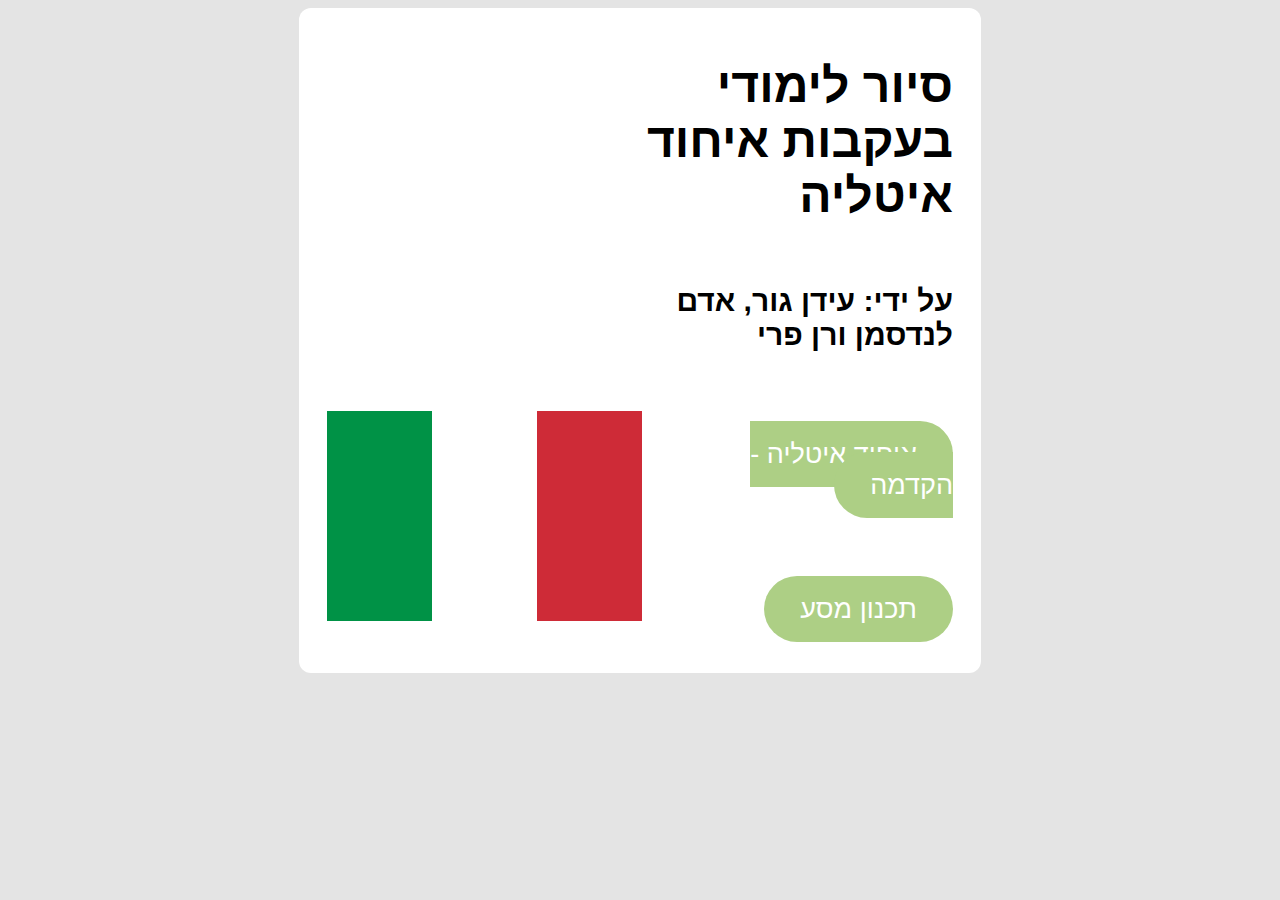
<file: index.html>
<!DOCTYPE html>
<html lang="he">
  <head>
    <meta charset="UTF-8" />
    <meta name="viewport" content="width=device-width, initial-scale=1.0" />
    <title>איחוד איטליה-עבודה מסכמת</title>
    <link rel="stylesheet" href="style.css" />
  </head>
  <body>
    <div class="main">
      <table>
        <tr>
          <td><h1>סיור לימודי בעקבות איחוד איטליה</h1></td>
        </tr>
        <tr>
          <td><h2>על ידי: עידן גור, אדם לנדסמן ורן פרי</h2></td>
        </tr>
        <tr>
          <td><a class="link" href="about.html">איחוד איטליה - הקדמה</a></td>
          <td rowspan="2">
            <img src="images/italy-Flag.svg" class="flag" alt="italy-Flag" />
          </td>
        </tr>
        <tr>
          <td><a class="link" href="plan.html">תכנון מסע</a></td>
        </tr>
      </table>
    </div>
  </body>
</html>
</file>
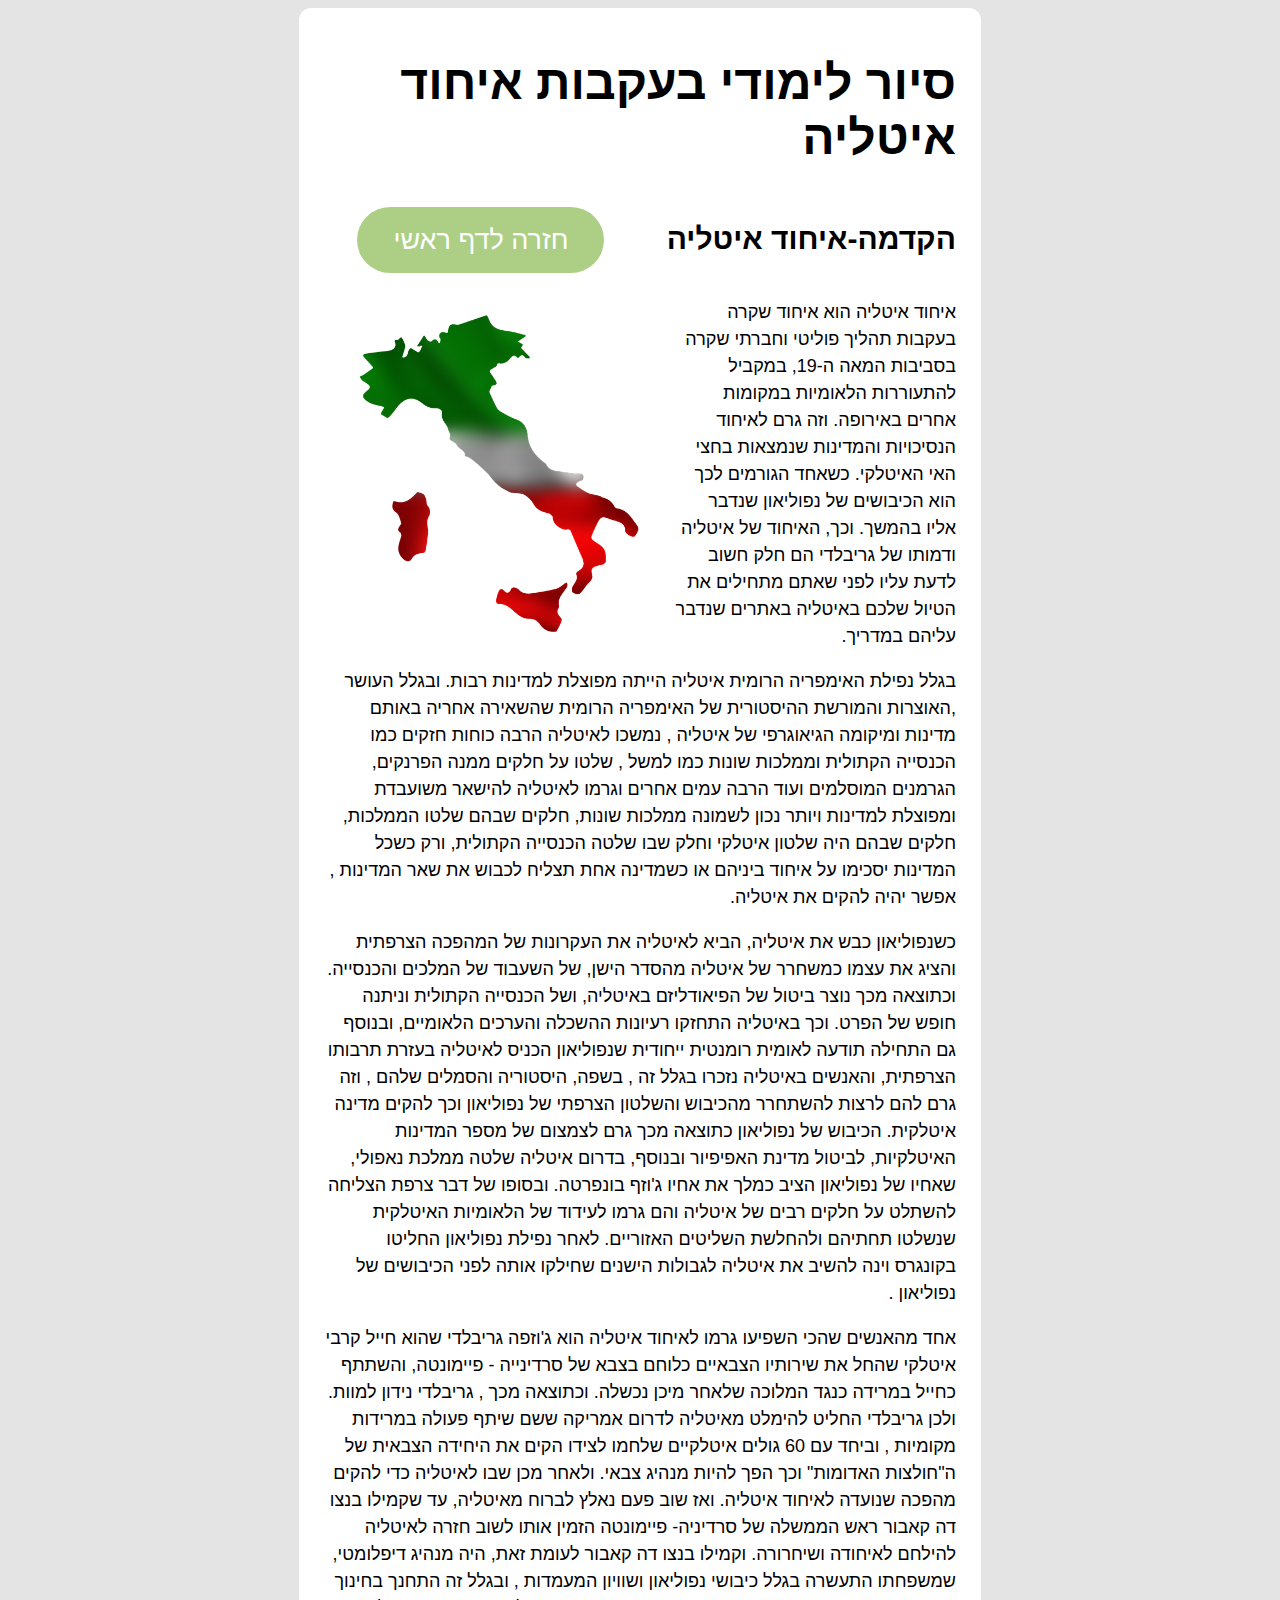
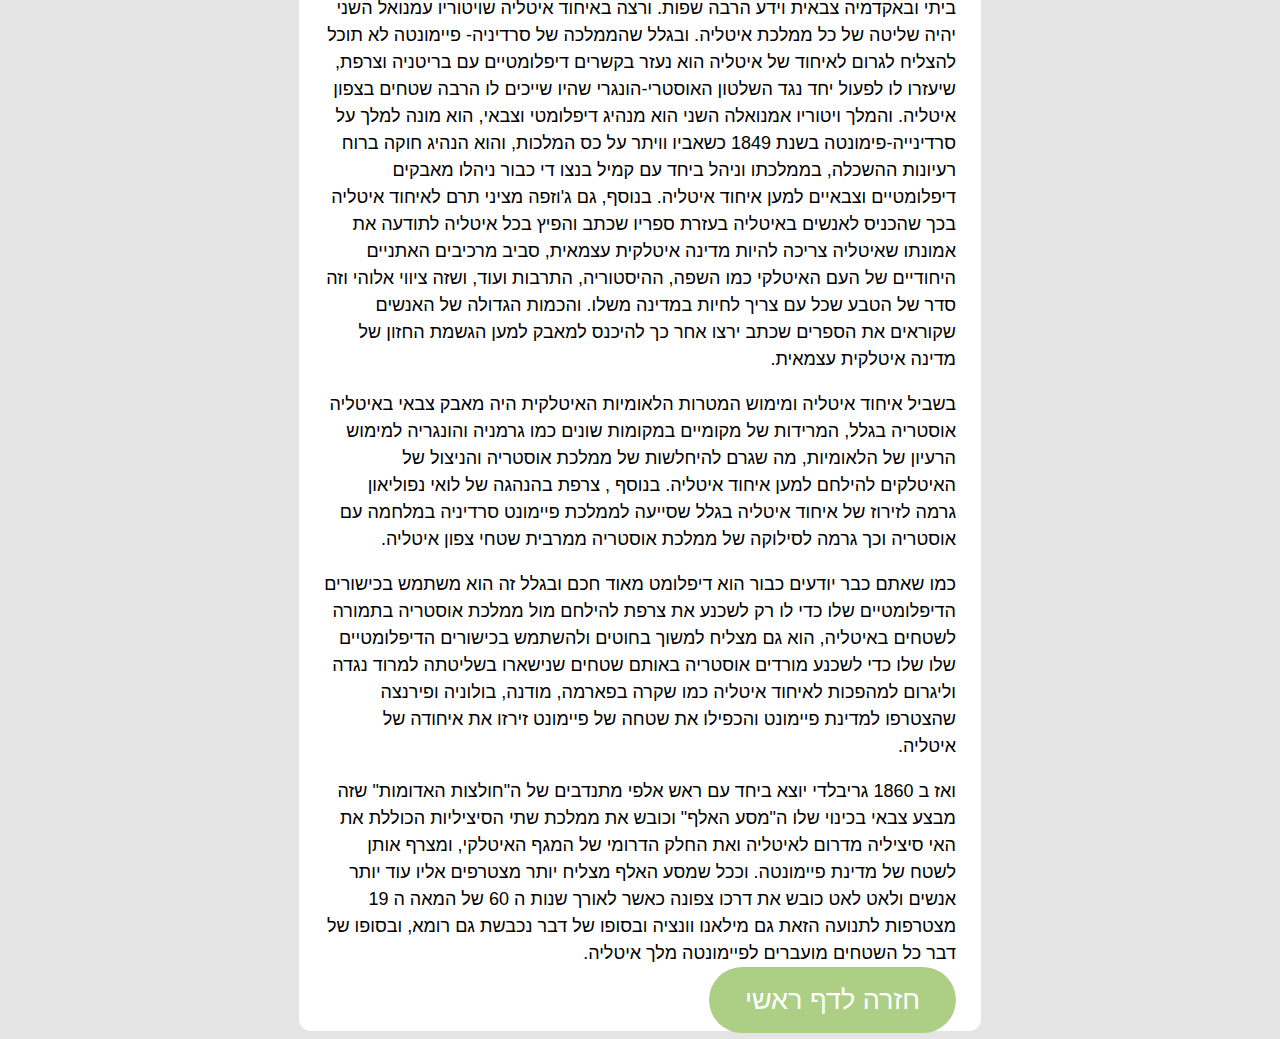
<file: about.html>
<!DOCTYPE html>
<html lang="he">
  <head>
    <meta charset="UTF-8" />
    <meta name="viewport" content="width=device-width, initial-scale=1.0" />
    <title>איחוד איטליה-עבודה מסכמת</title>
    <link rel="stylesheet" href="style.css" />
  </head>
  <body>
    <div class="main">
      <h1>סיור לימודי בעקבות איחוד איטליה</h1>
      <h2>הקדמה-איחוד איטליה</h2>
      &nbsp;&nbsp;&nbsp;&nbsp;&nbsp;&nbsp;&nbsp;&nbsp;&nbsp;&nbsp;&nbsp;&nbsp;
      <a class="link" href="index.html">חזרה לדף ראשי</a>
      <br />
      <p>
        <img
          src="images/itali-map.png"
          width="350px"
          height="350px"
          style="float: left"
          alt=""
        />איחוד איטליה הוא איחוד שקרה בעקבות תהליך פוליטי וחברתי שקרה בסביבות
        המאה ה-19, במקביל להתעוררות הלאומיות במקומות אחרים באירופה. וזה גרם
        לאיחוד הנסיכויות והמדינות שנמצאות בחצי האי האיטלקי. כשאחד הגורמים לכך
        הוא הכיבושים של נפוליאון שנדבר אליו בהמשך. וכך, האיחוד של איטליה ודמותו
        של גריבלדי הם חלק חשוב לדעת עליו לפני שאתם מתחילים את הטיול שלכם באיטליה
        באתרים שנדבר עליהם במדריך.
      </p>
      <p>
        בגלל נפילת האימפריה הרומית איטליה הייתה מפוצלת למדינות רבות. ובגלל העושר
        ,האוצרות והמורשת ההיסטורית של האימפריה הרומית שהשאירה אחריה באותם מדינות
        ומיקומה הגיאוגרפי של איטליה , נמשכו לאיטליה הרבה כוחות חזקים כמו הכנסייה
        הקתולית וממלכות שונות כמו למשל , שלטו על חלקים ממנה הפרנקים, הגרמנים
        המוסלמים ועוד הרבה עמים אחרים וגרמו לאיטליה להישאר משועבדת ומפוצלת
        למדינות ויותר נכון לשמונה ממלכות שונות, חלקים שבהם שלטו הממלכות, חלקים
        שבהם היה שלטון איטלקי וחלק שבו שלטה הכנסייה הקתולית, ורק כשכל המדינות
        יסכימו על איחוד ביניהם או כשמדינה אחת תצליח לכבוש את שאר המדינות , אפשר
        יהיה להקים את איטליה.
      </p>
      <p>
        כשנפוליאון כבש את איטליה, הביא לאיטליה את העקרונות של המהפכה הצרפתית
        והציג את עצמו כמשחרר של איטליה מהסדר הישן, של השעבוד של המלכים והכנסייה.
        וכתוצאה מכך נוצר ביטול של הפיאודליזם באיטליה, ושל הכנסייה הקתולית וניתנה
        חופש של הפרט. וכך באיטליה התחזקו רעיונות ההשכלה והערכים הלאומיים, ובנוסף
        גם התחילה תודעה לאומית רומנטית ייחודית שנפוליאון הכניס לאיטליה בעזרת
        תרבותו הצרפתית, והאנשים באיטליה נזכרו בגלל זה , בשפה, היסטוריה והסמלים
        שלהם , וזה גרם להם לרצות להשתחרר מהכיבוש והשלטון הצרפתי של נפוליאון וכך
        להקים מדינה איטלקית. הכיבוש של נפוליאון כתוצאה מכך גרם לצמצום של מספר
        המדינות האיטלקיות, לביטול מדינת האפיפיור ובנוסף, בדרום איטליה שלטה ממלכת
        נאפולי, שאחיו של נפוליאון הציב כמלך את אחיו ג'וזף בונפרטה. ובסופו של דבר
        צרפת הצליחה להשתלט על חלקים רבים של איטליה והם גרמו לעידוד של הלאומיות
        האיטלקית שנשלטו תחתיהם ולהחלשת השליטים האזוריים. לאחר נפילת נפוליאון
        החליטו בקונגרס וינה להשיב את איטליה לגבולות הישנים שחילקו אותה לפני
        הכיבושים של נפוליאון .
      </p>
      <p>
        אחד מהאנשים שהכי השפיעו גרמו לאיחוד איטליה הוא ג'וזפה גריבלדי שהוא חייל
        קרבי איטלקי שהחל את שירותיו הצבאיים כלוחם בצבא של סרדינייה - פיימונטה,
        והשתתף כחייל במרידה כנגד המלוכה שלאחר מיכן נכשלה. וכתוצאה מכך , גריבלדי
        נידון למוות. ולכן גריבלדי החליט להימלט מאיטליה לדרום אמריקה ששם שיתף
        פעולה במרידות מקומיות , וביחד עם 60 גולים איטלקיים שלחמו לצידו הקים את
        היחידה הצבאית של ה"חולצות האדומות" וכך הפך להיות מנהיג צבאי. ולאחר מכן
        שבו לאיטליה כדי להקים מהפכה שנועדה לאיחוד איטליה. ואז שוב פעם נאלץ לברוח
        מאיטליה, עד שקמילו בנצו דה קאבור ראש הממשלה של סרדיניה- פיימונטה הזמין
        אותו לשוב חזרה לאיטליה להילחם לאיחודה ושיחרורה. וקמילו בנצו דה קאבור
        לעומת זאת, היה מנהיג דיפלומטי, שמשפחתו התעשרה בגלל כיבושי נפוליאון
        ושוויון המעמדות , ובגלל זה התחנך בחינוך ביתי ובאקדמיה צבאית וידע הרבה
        שפות. ורצה באיחוד איטליה שויטוריו עמנואל השני יהיה שליטה של כל ממלכת
        איטליה. ובגלל שהממלכה של סרדיניה- פיימונטה לא תוכל להצליח לגרום לאיחוד
        של איטליה הוא נעזר בקשרים דיפלומטיים עם בריטניה וצרפת, שיעזרו לו לפעול
        יחד נגד השלטון האוסטרי-הונגרי שהיו שייכים לו הרבה שטחים בצפון איטליה.
        והמלך ויטוריו אמנואלה השני הוא מנהיג דיפלומטי וצבאי, הוא מונה למלך על
        סרדינייה-פימונטה בשנת 1849 כשאביו וויתר על כס המלכות, והוא הנהיג חוקה
        ברוח רעיונות ההשכלה, בממלכתו וניהל ביחד עם קמיל בנצו די כבור ניהלו
        מאבקים דיפלומטיים וצבאיים למען איחוד איטליה. בנוסף, גם ג'וזפה מציני תרם
        לאיחוד איטליה בכך שהכניס לאנשים באיטליה בעזרת ספריו שכתב והפיץ בכל
        איטליה לתודעה את אמונתו שאיטליה צריכה להיות מדינה איטלקית עצמאית, סביב
        מרכיבים האתניים היחודיים של העם האיטלקי כמו השפה, ההיסטוריה, התרבות
        ועוד, ושזה ציווי אלוהי וזה סדר של הטבע שכל עם צריך לחיות במדינה משלו.
        והכמות הגדולה של האנשים שקוראים את הספרים שכתב ירצו אחר כך להיכנס למאבק
        למען הגשמת החזון של מדינה איטלקית עצמאית.
      </p>
      <p>
        בשביל איחוד איטליה ומימוש המטרות הלאומיות האיטלקית היה מאבק צבאי באיטליה
        אוסטריה בגלל, המרידות של מקומיים במקומות שונים כמו גרמניה והונגריה
        למימוש הרעיון של הלאומיות, מה שגרם להיחלשות של ממלכת אוסטריה והניצול של
        האיטלקים להילחם למען איחוד איטליה. בנוסף , צרפת בהנהגה של לואי נפוליאון
        גרמה לזירוז של איחוד איטליה בגלל שסייעה לממלכת פיימונט סרדיניה במלחמה עם
        אוסטריה וכך גרמה לסילוקה של ממלכת אוסטריה ממרבית שטחי צפון איטליה.
      </p>
      <p>
        כמו שאתם כבר יודעים כבור הוא דיפלומט מאוד חכם ובגלל זה הוא משתמש
        בכישורים הדיפלומטיים שלו כדי לו רק לשכנע את צרפת להילחם מול ממלכת
        אוסטריה בתמורה לשטחים באיטליה, הוא גם מצליח למשוך בחוטים ולהשתמש
        בכישורים הדיפלומטיים שלו שלו כדי לשכנע מורדים אוסטריה באותם שטחים
        שנישארו בשליטתה למרוד נגדה וליגרום למהפכות לאיחוד איטליה כמו שקרה
        בפארמה, מודנה, בולוניה ופירנצה שהצטרפו למדינת פיימונט והכפילו את שטחה של
        פיימונט זירזו את איחודה של איטליה.
      </p>
      <p>
        ואז ב 1860 גריבלדי יוצא ביחד עם ראש אלפי מתנדבים של ה"חולצות האדומות"
        שזה מבצע צבאי בכינוי שלו ה"מסע האלף" וכובש את ממלכת שתי הסיציליות הכוללת
        את האי סיציליה מדרום לאיטליה ואת החלק הדרומי של המגף האיטלקי, ומצרף אותן
        לשטח של מדינת פיימונטה. וככל שמסע האלף מצליח יותר מצטרפים אליו עוד יותר
        אנשים ולאט לאט כובש את דרכו צפונה כאשר לאורך שנות ה 60 של המאה ה 19
        מצטרפות לתנועה הזאת גם מילאנו וונציה ובסופו של דבר נכבשת גם רומא, ובסופו
        של דבר כל השטחים מועברים לפיימונטה מלך איטליה.
      </p>
      <a class="link" href="index.html">חזרה לדף ראשי</a>
    </div>
  </body>
</html>
</file>
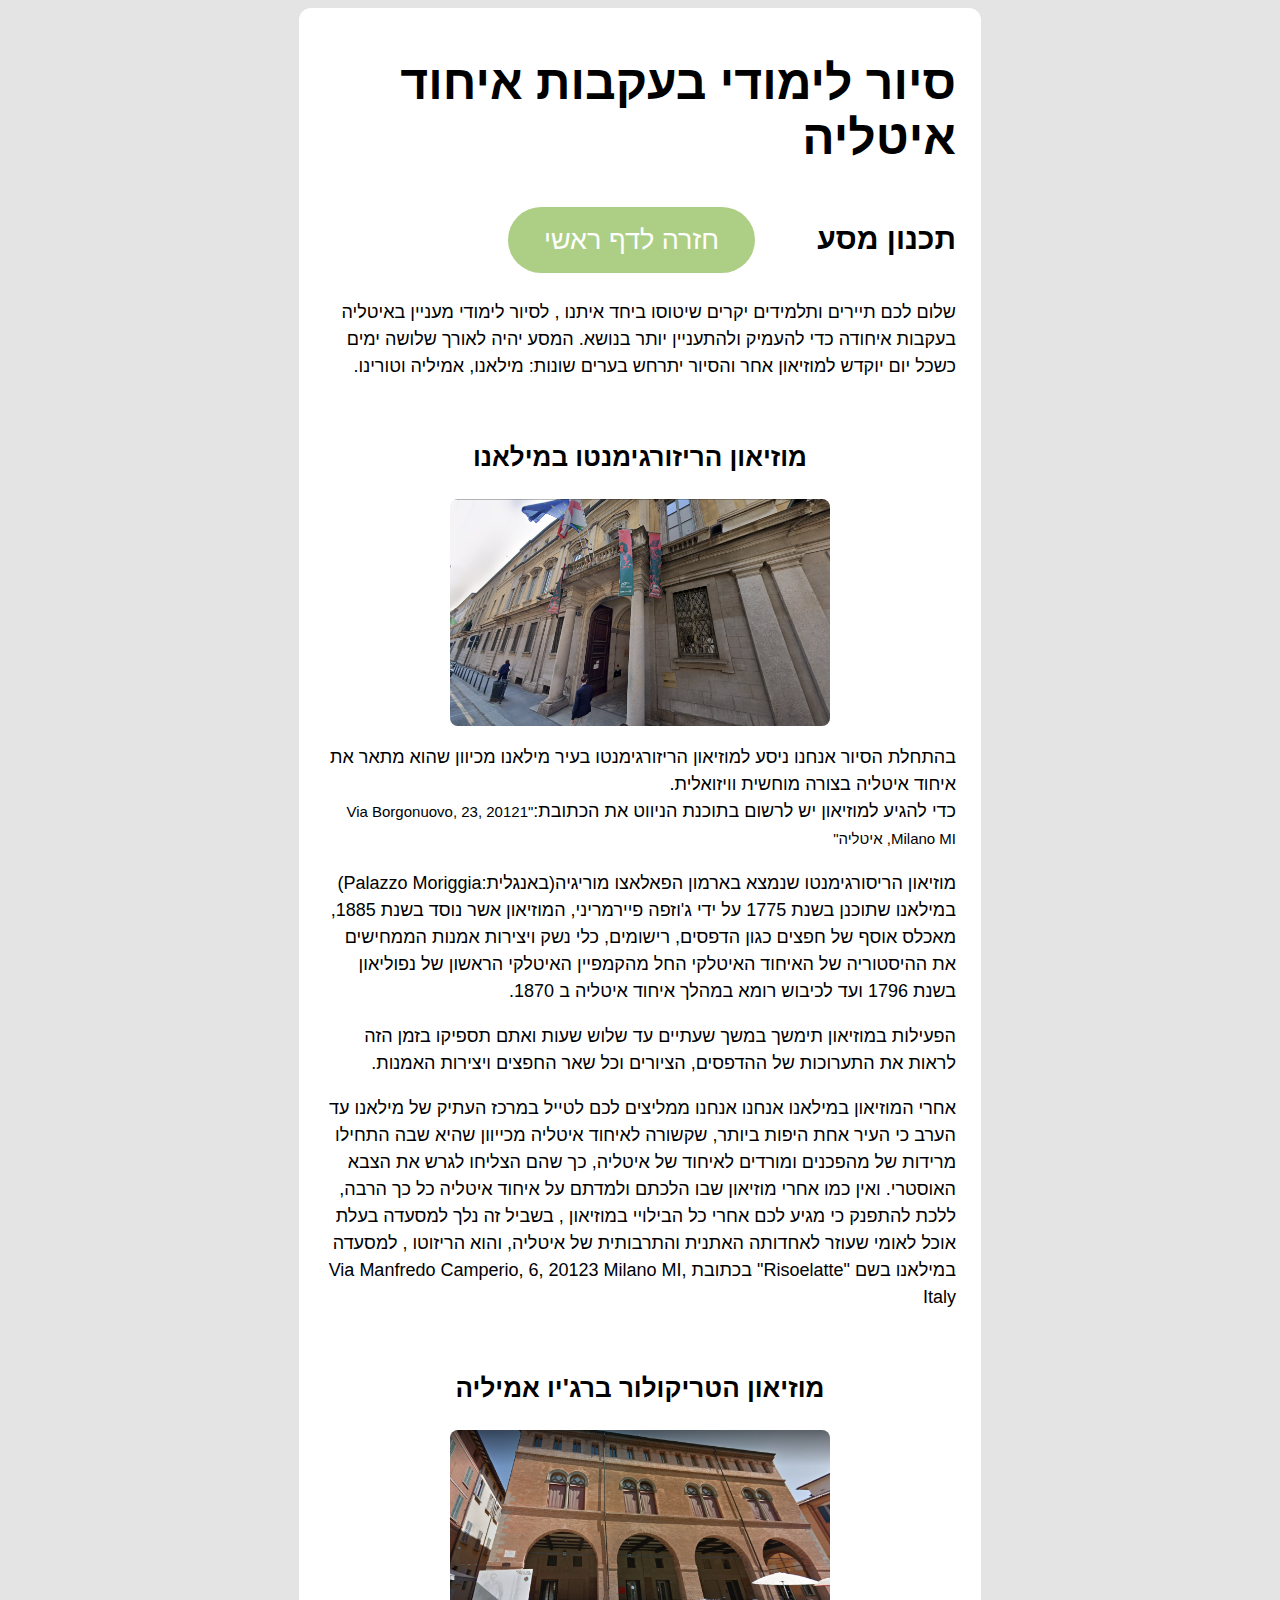
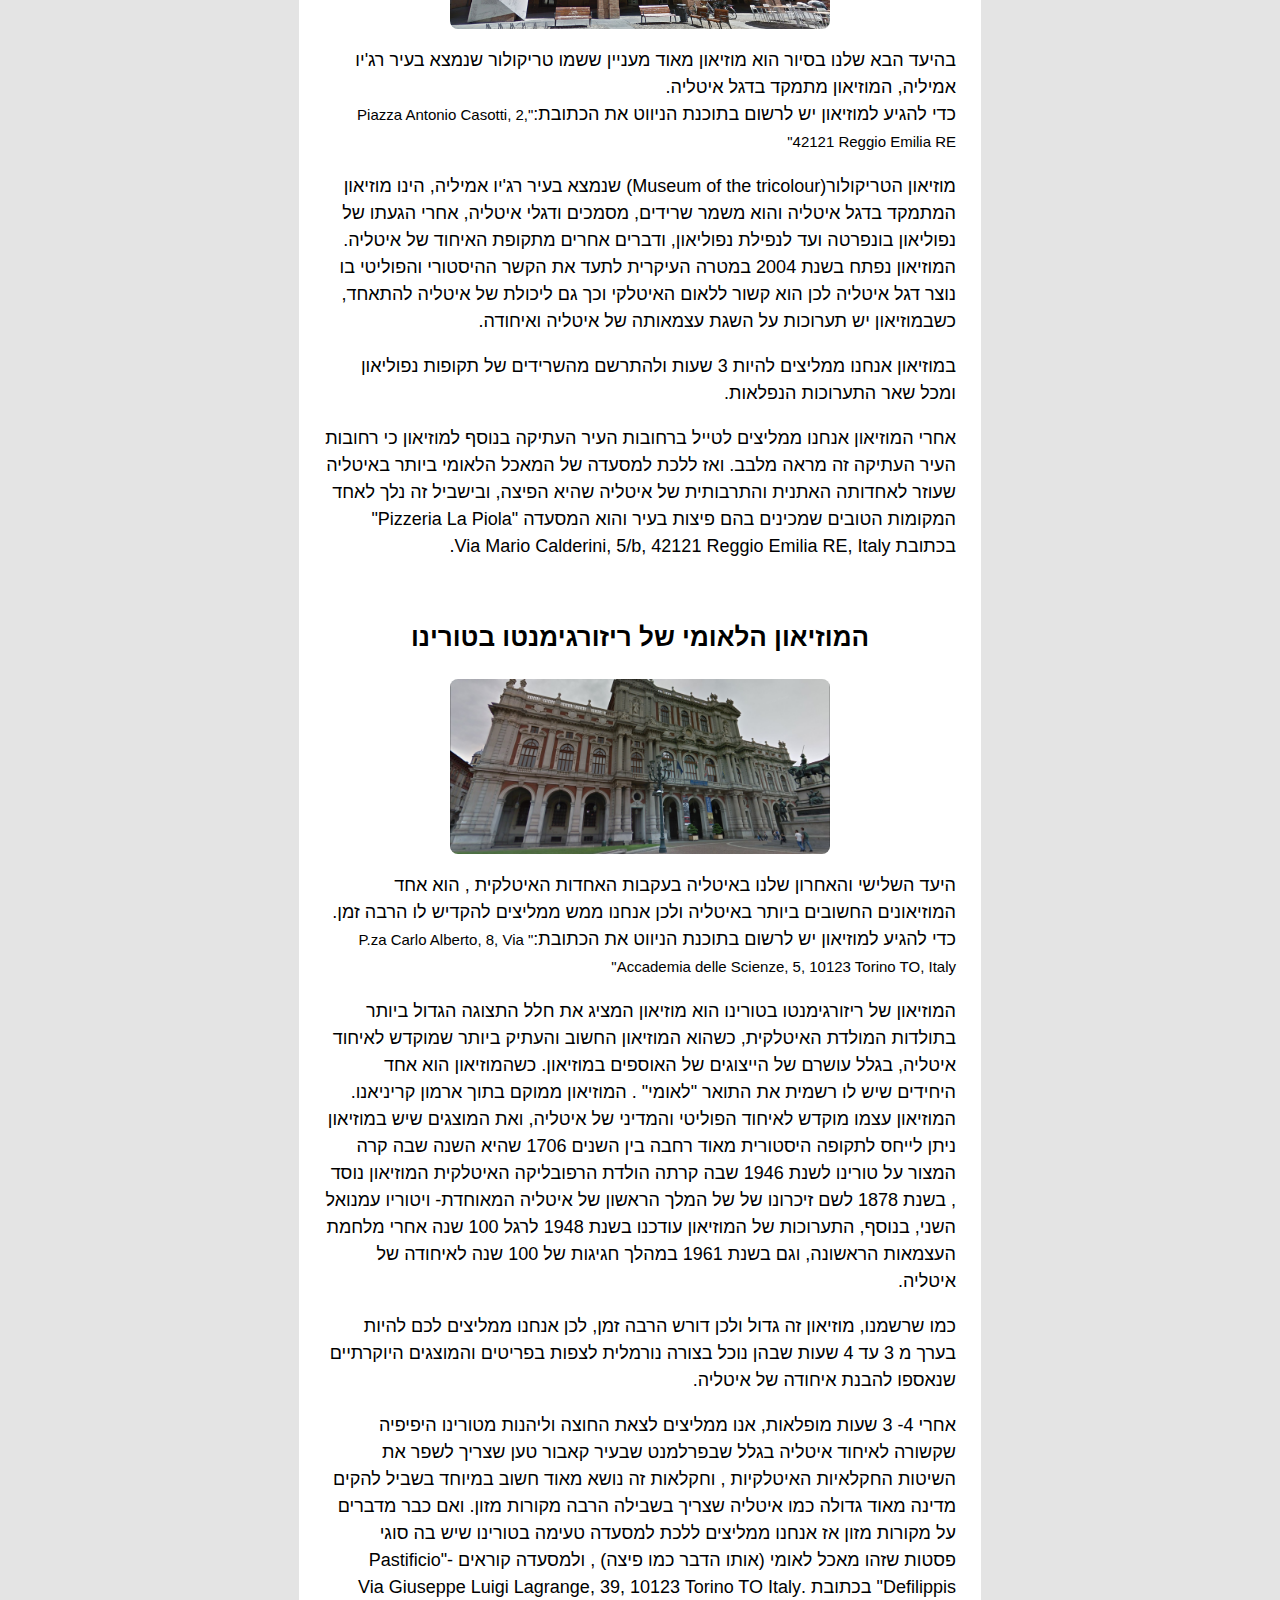
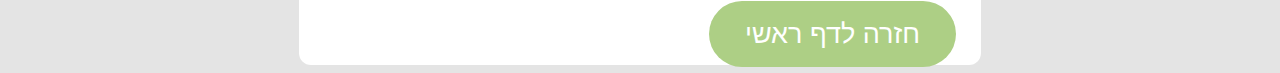
<file: plan.html>
<!DOCTYPE html>
<html lang="he">
  <head>
    <meta charset="UTF-8" />
    <meta name="viewport" content="width=device-width, initial-scale=1.0" />
    <title>איחוד איטליה-עבודה מסכמת</title>
    <link rel="stylesheet" href="style.css" />
    <style>
      img {
        display: block;
        margin-left: auto;
        margin-right: auto;
        border-radius: 8px;
      }
    </style>
  </head>
  <body>
    <div class="main">
      <h1>סיור לימודי בעקבות איחוד איטליה</h1>
      <h2>תכנון מסע</h2>
      &nbsp;&nbsp;&nbsp;&nbsp;&nbsp;&nbsp;&nbsp;&nbsp;&nbsp;&nbsp;&nbsp;&nbsp;
      <a class="link" href="index.html">חזרה לדף ראשי</a>
      <p>
        שלום לכם תיירים ותלמידים יקרים שיטוסו ביחד איתנו , לסיור לימודי מעניין
        באיטליה בעקבות איחודה כדי להעמיק ולהתעניין יותר בנושא. המסע יהיה לאורך
        שלושה ימים כשכל יום יוקדש למוזיאון אחר והסיור יתרחש בערים שונות: מילאנו,
        אמיליה וטורינו.
      </p>
      <br />
      <h3>מוזיאון הריזורגימנטו במילאנו</h3>
      <img src="images/milano-museum.png" width="60%" alt="milano museum" />
      <p>
        בהתחלת הסיור אנחנו ניסע למוזיאון הריזורגימנטו בעיר מילאנו מכיוון שהוא
        מתאר את איחוד איטליה בצורה מוחשית וויזואלית. <br />
        כדי להגיע למוזיאון יש לרשום בתוכנת הניווט את הכתובת:<span class="small"
          >"Via Borgonuovo, 23, 20121 Milano MI, איטליה"</span
        >
      </p>
      <p>
        מוזיאון הריסורגימנטו שנמצא בארמון הפאלאצו מוריגיה(באנגלית:Palazzo
        Moriggia) במילאנו שתוכנן בשנת 1775 על ידי ג'וזפה פיירמריני, המוזיאון אשר
        נוסד בשנת 1885, מאכלס אוסף של חפצים כגון הדפסים, רישומים, כלי נשק
        ויצירות אמנות הממחישים את ההיסטוריה של האיחוד האיטלקי החל מהקמפיין
        האיטלקי הראשון של נפוליאון בשנת 1796 ועד לכיבוש רומא במהלך איחוד איטליה
        ב 1870.
      </p>
      <p>
        הפעילות במוזיאון תימשך במשך שעתיים עד שלוש שעות ואתם תספיקו בזמן הזה
        לראות את התערוכות של ההדפסים, הציורים וכל שאר החפצים ויצירות האמנות.
      </p>
      <p>
        אחרי המוזיאון במילאנו אנחנו אנחנו ממליצים לכם לטייל במרכז העתיק של
        מילאנו עד הערב כי העיר אחת היפות ביותר, שקשורה לאיחוד איטליה מכייוון
        שהיא שבה התחילו מרידות של מהפכנים ומורדים לאיחוד של איטליה, כך שהם
        הצליחו לגרש את הצבא האוסטרי. ואין כמו אחרי מוזיאון שבו הלכתם ולמדתם על
        איחוד איטליה כל כך הרבה, ללכת להתפנק כי מגיע לכם אחרי כל הבילויי
        במוזיאון , בשביל זה נלך למסעדה בעלת אוכל לאומי שעוזר לאחדותה האתנית
        והתרבותית של איטליה, והוא הריזוטו , למסעדה במילאנו בשם "Risoelatte"
        בכתובת Via Manfredo Camperio, 6, 20123 Milano MI, Italy
      </p>
      <br />
      <h3>מוזיאון הטריקולור ברג'יו אמיליה</h3>
      <img src="images/tricolour-museum.png" width="60%" alt="milano museum" />
      <p>
        בהיעד הבא שלנו בסיור הוא מוזיאון מאוד מעניין ששמו טריקולור שנמצא בעיר
        רג'יו אמיליה, המוזיאון מתמקד בדגל איטליה. <br />
        כדי להגיע למוזיאון יש לרשום בתוכנת הניווט את הכתובת:<span class="small"
          >"Piazza Antonio Casotti, 2, 42121 Reggio Emilia RE"</span
        >
      </p>
      <p>
        מוזיאון הטריקולור(Museum of the tricolour) שנמצא בעיר רג'יו אמיליה, הינו
        מוזיאון המתמקד בדגל איטליה והוא משמר שרידים, מסמכים ודגלי איטליה, אחרי
        הגעתו של נפוליאון בונפרטה ועד לנפילת נפוליאון, ודברים אחרים מתקופת
        האיחוד של איטליה. המוזיאון נפתח בשנת 2004 במטרה העיקרית לתעד את הקשר
        ההיסטורי והפוליטי בו נוצר דגל איטליה לכן הוא קשור ללאום האיטלקי וכך גם
        ליכולת של איטליה להתאחד, כשבמוזיאון יש תערוכות על השגת עצמאותה של איטליה
        ואיחודה.
      </p>
      <p>
        במוזיאון אנחנו ממליצים להיות 3 שעות ולהתרשם מהשרידים של תקופות נפוליאון
        ומכל שאר התערוכות הנפלאות.
      </p>
      <p>
        אחרי המוזיאון אנחנו ממליצים לטייל ברחובות העיר העתיקה בנוסף למוזיאון כי
        רחובות העיר העתיקה זה מראה מלבב. ואז ללכת למסעדה של המאכל הלאומי ביותר
        באיטליה שעוזר לאחדותה האתנית והתרבותית של איטליה שהיא הפיצה, ובישביל זה
        נלך לאחד המקומות הטובים שמכינים בהם פיצות בעיר והוא המסעדה "Pizzeria La
        Piola" בכתובת Via Mario Calderini, 5/b, 42121 Reggio Emilia RE, Italy.
      </p>
      <br />
      <h3>המוזיאון הלאומי של ריזורגימנטו בטורינו</h3>
      <img src="images/torino-museum.png" width="60%" alt="milano museum" />
      <p>
        היעד השלישי והאחרון שלנו באיטליה בעקבות האחדות האיטלקית , הוא אחד
        המוזיאונים החשובים ביותר באיטליה ולכן אנחנו ממש ממליצים להקדיש לו הרבה
        זמן. <br />
        כדי להגיע למוזיאון יש לרשום בתוכנת הניווט את הכתובת:<span class="small"
          >" P.za Carlo Alberto, 8, Via Accademia delle Scienze, 5, 10123 Torino
          TO, Italy"</span
        >
      </p>
      <p>
        המוזיאון של ריזורגימנטו בטורינו הוא מוזיאון המציג את חלל התצוגה הגדול
        ביותר בתולדות המולדת האיטלקית, כשהוא המוזיאון החשוב והעתיק ביותר שמוקדש
        לאיחוד איטליה, בגלל עושרם של הייצוגים של האוספים במוזיאון. כשהמוזיאון
        הוא אחד היחידים שיש לו רשמית את התואר "לאומי" . המוזיאון ממוקם בתוך
        ארמון קריניאנו. המוזיאון עצמו מוקדש לאיחוד הפוליטי והמדיני של איטליה,
        ואת המוצגים שיש במוזיאון ניתן לייחס לתקופה היסטורית מאוד רחבה בין השנים
        1706 שהיא השנה שבה קרה המצור על טורינו לשנת 1946 שבה קרתה הולדת
        הרפובליקה האיטלקית המוזיאון נוסד , בשנת 1878 לשם זיכרונו של של המלך
        הראשון של איטליה המאוחדת- ויטוריו עמנואל השני, בנוסף, התערוכות של
        המוזיאון עודכנו בשנת 1948 לרגל 100 שנה אחרי מלחמת העצמאות הראשונה, וגם
        בשנת 1961 במהלך חגיגות של 100 שנה לאיחודה של איטליה.
      </p>
      <p>
        כמו שרשמנו, מוזיאון זה גדול ולכן דורש הרבה זמן, לכן אנחנו ממליצים לכם
        להיות בערך מ 3 עד 4 שעות שבהן נוכל בצורה נורמלית לצפות בפריטים והמוצגים
        היוקרתיים שנאספו להבנת איחודה של איטליה.
      </p>
      <p>
        אחרי 4- 3 שעות מופלאות, אנו ממליצים לצאת החוצה וליהנות מטורינו היפיפיה
        שקשורה לאיחוד איטליה בגלל שבפרלמנט שבעיר קאבור טען שצריך לשפר את השיטות
        החקלאיות האיטלקיות , וחקלאות זה נושא מאוד חשוב במיוחד בשביל להקים מדינה
        מאוד גדולה כמו איטליה שצריך בשבילה הרבה מקורות מזון. ואם כבר מדברים על
        מקורות מזון אז אנחנו ממליצים ללכת למסעדה טעימה בטורינו שיש בה סוגי פסטות
        שזהו מאכל לאומי (אותו הדבר כמו פיצה) , ולמסעדה קוראים -"Pastificio
        Defilippis" בכתובת .Via Giuseppe Luigi Lagrange, 39, 10123 Torino TO
        Italy
      </p>
      <a class="link" href="index.html">חזרה לדף ראשי</a>
    </div>
  </body>
</html>
</file>
<file: style.css>
* {
  font-family: Arial, Helvetica, sans-serif;
}
body {
  background: rgb(228, 228, 228);
  direction: rtl;
}
.main {
  width: 50%;
  margin: auto;
  background: white;
  border-radius: 12px;
  padding: 15px 25px;
}
h1 {
  font-size: 48px;
}
h2 {
  font-size: 30px;
  display: inline-block;
}
h3 {
  font-size: 26px;
  text-align: center;
}
p {
  line-height: 1.5;
  font-size: 18px;
}
.small {
  font-size: 15px;
}

.link {
  background-color: rgb(173, 207, 133);
  color: white;
  padding: 2vh 4vh;
  text-decoration: none;
  font-size: 3vh;
  border-radius: 4vh;
  cursor: pointer;
}
.flag {
  width: 35vh;
  height: 30vh;
}
@media screen and (max-width: 840px) {
  .main {
    width: 90%;
  }
}
</file>
